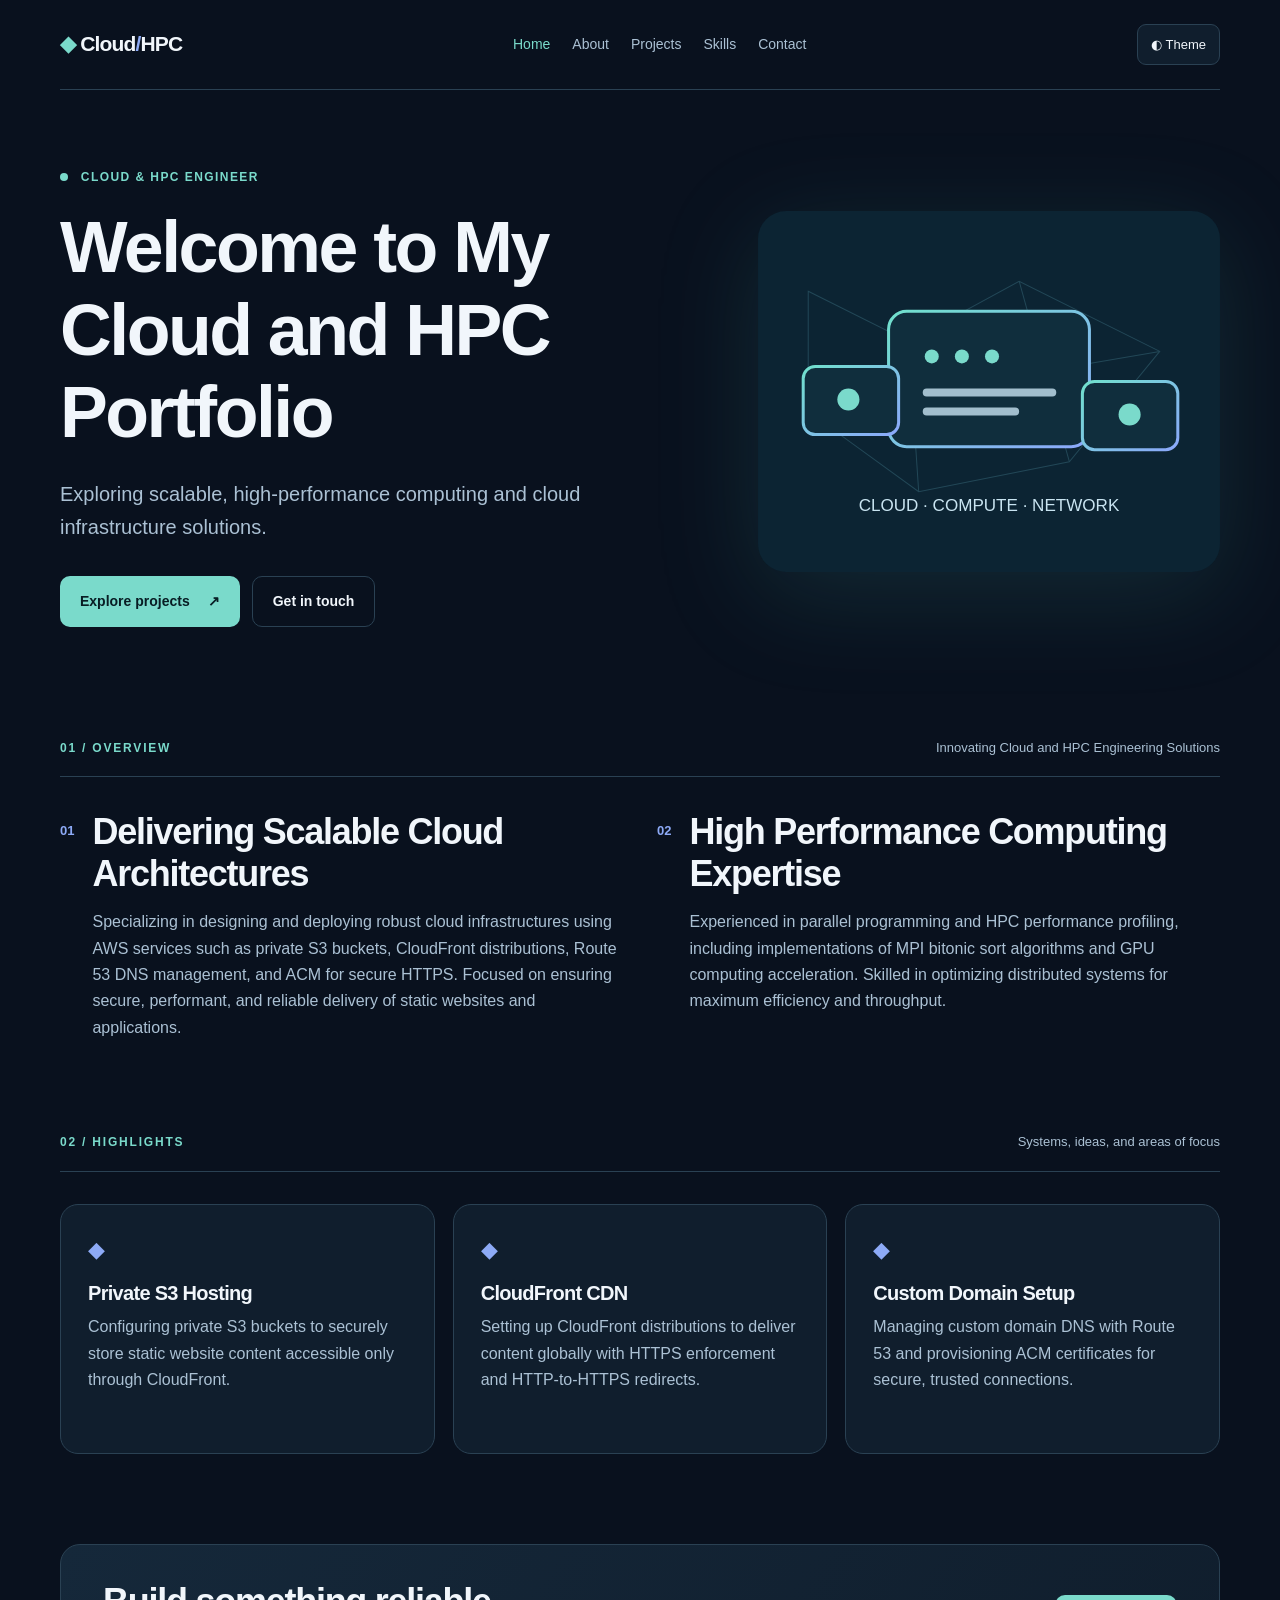
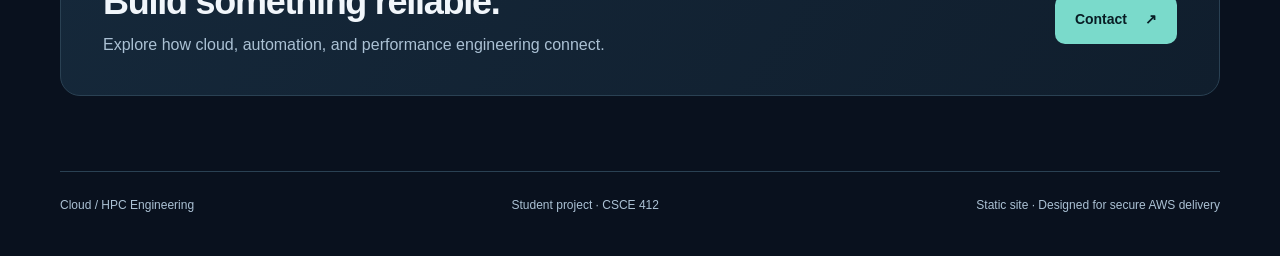
<file: website/index.html>
<!doctype html>
<html lang="en">
<head>
  <meta charset="utf-8">
  <meta name="viewport" content="width=device-width,initial-scale=1">
  <meta name="description" content="Exploring scalable, high-performance computing and cloud infrastructure solutions.">
  <title>Home | Cloud &amp; HPC Engineering</title>
  <link rel="icon" href="assets/favicon.svg" type="image/svg+xml">
  <link rel="stylesheet" href="assets/style.css">
  <script src="assets/site.js" defer></script>
</head>
<body>
  <a class="skip-link" href="#main">Skip to content</a>
  <div class="page-shell">
    <header class="site-header">
      <a class="brand" href="index.html" aria-label="Cloud and HPC Engineering home">
        <span class="brand-mark" aria-hidden="true">◆</span> Cloud<span class="brand-accent">/</span>HPC
      </a>
      <button class="menu-toggle" id="menu-toggle" aria-label="Toggle navigation" aria-expanded="false">Menu ☰</button>
      <nav class="nav" id="main-nav" aria-label="Main navigation"><a href="index.html" aria-current="page">Home</a>
<a href="about.html">About</a>
<a href="projects.html">Projects</a>
<a href="skills.html">Skills</a>
<a href="contact.html">Contact</a></nav>
      <button id="theme-toggle" class="theme-toggle" type="button" aria-label="Switch color theme">◐ Theme</button>
    </header>
    <main id="main">
      <section class="hero">
        <div class="hero-copy">
          <p class="eyebrow"><span class="status-dot"></span> Cloud &amp; HPC Engineer</p>
          <h1>Welcome to My Cloud and HPC Portfolio</h1>
          <p class="lead">Exploring scalable, high-performance computing and cloud infrastructure solutions.</p>
          <div class="hero-actions"><a class="primary-btn" href="projects.html">Explore projects <span aria-hidden="true">↗</span></a><a class="secondary-btn" href="contact.html">Get in touch</a></div>
        </div>
        <img class="hero-art" src="assets/cloud-illustration.svg" alt="Illustrated cloud and distributed compute network" width="460" height="360">
      </section>
      <div class="section-heading"><span>01 / OVERVIEW</span><p>Innovating Cloud and HPC Engineering Solutions</p></div>
      <div class="sections"><section class="content-section"><span class="section-number">01</span><div><h2>Delivering Scalable Cloud Architectures</h2><p>Specializing in designing and deploying robust cloud infrastructures using AWS services such as private S3 buckets, CloudFront distributions, Route 53 DNS management, and ACM for secure HTTPS. Focused on ensuring secure, performant, and reliable delivery of static websites and applications.</p></div></section>
<section class="content-section"><span class="section-number">02</span><div><h2>High Performance Computing Expertise</h2><p>Experienced in parallel programming and HPC performance profiling, including implementations of MPI bitonic sort algorithms and GPU computing acceleration. Skilled in optimizing distributed systems for maximum efficiency and throughput.</p></div></section></div>
      <div class="section-heading"><span>02 / HIGHLIGHTS</span><p>Systems, ideas, and areas of focus</p></div>
      <div class="card-grid"><article class="feature-card"><span class="card-icon" aria-hidden="true">◆</span><h3>Private S3 Hosting</h3><p>Configuring private S3 buckets to securely store static website content accessible only through CloudFront.</p></article>
<article class="feature-card"><span class="card-icon" aria-hidden="true">◆</span><h3>CloudFront CDN</h3><p>Setting up CloudFront distributions to deliver content globally with HTTPS enforcement and HTTP-to-HTTPS redirects.</p></article>
<article class="feature-card"><span class="card-icon" aria-hidden="true">◆</span><h3>Custom Domain Setup</h3><p>Managing custom domain DNS with Route 53 and provisioning ACM certificates for secure, trusted connections.</p></article></div>
      <div class="page-cta"><div><h2>Build something reliable.</h2><p>Explore how cloud, automation, and performance engineering connect.</p></div><a class="primary-btn" href="contact.html">Contact <span aria-hidden="true">↗</span></a></div>
    </main>
    <footer><span>Cloud / HPC Engineering</span><span>Student project · CSCE 412</span><span>Static site · Designed for secure AWS delivery</span></footer>
  </div>
</body>
</html>
</file>
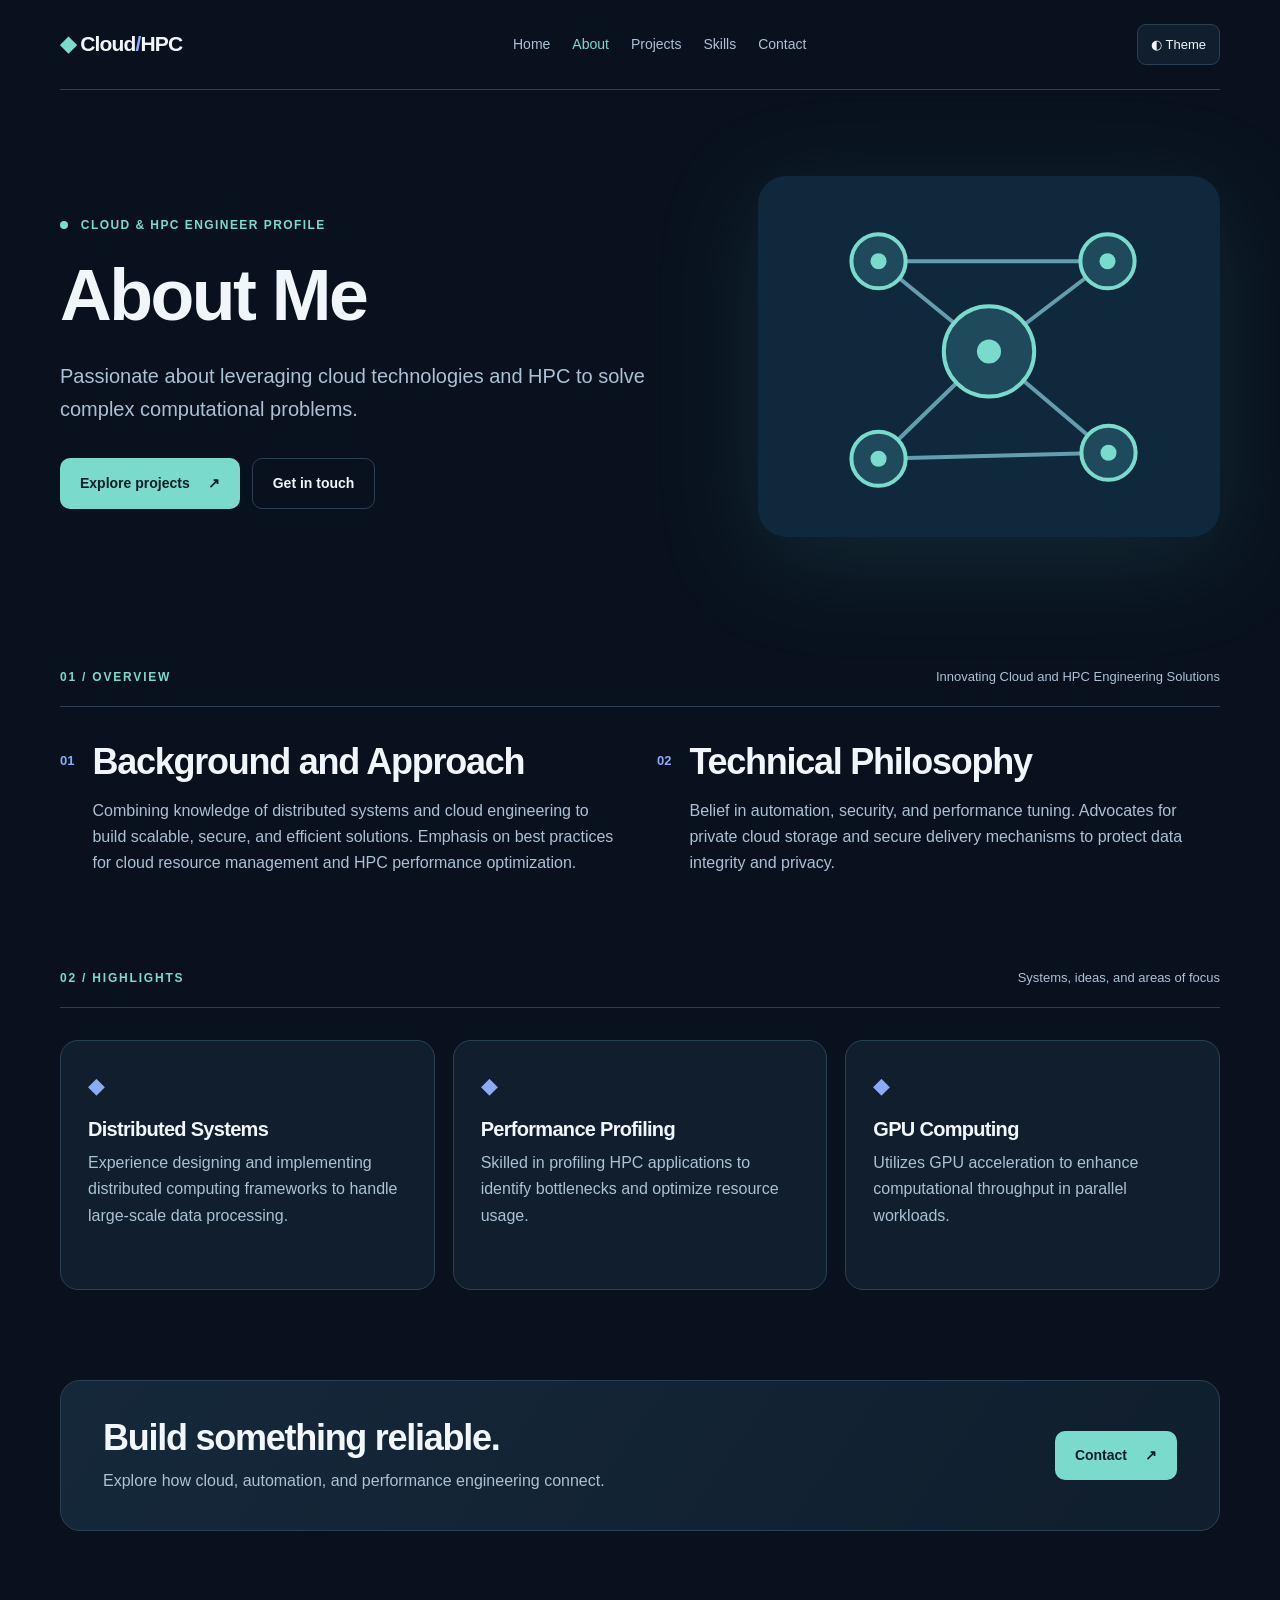
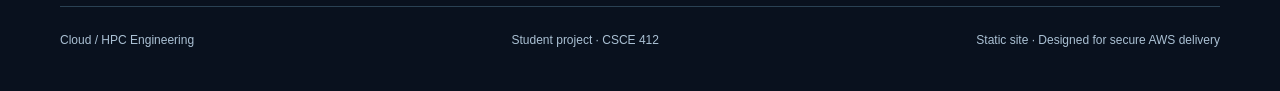
<file: website/about.html>
<!doctype html>
<html lang="en">
<head>
  <meta charset="utf-8">
  <meta name="viewport" content="width=device-width,initial-scale=1">
  <meta name="description" content="Passionate about leveraging cloud technologies and HPC to solve complex computational problems.">
  <title>About | Cloud &amp; HPC Engineering</title>
  <link rel="icon" href="assets/favicon.svg" type="image/svg+xml">
  <link rel="stylesheet" href="assets/style.css">
  <script src="assets/site.js" defer></script>
</head>
<body>
  <a class="skip-link" href="#main">Skip to content</a>
  <div class="page-shell">
    <header class="site-header">
      <a class="brand" href="index.html" aria-label="Cloud and HPC Engineering home">
        <span class="brand-mark" aria-hidden="true">◆</span> Cloud<span class="brand-accent">/</span>HPC
      </a>
      <button class="menu-toggle" id="menu-toggle" aria-label="Toggle navigation" aria-expanded="false">Menu ☰</button>
      <nav class="nav" id="main-nav" aria-label="Main navigation"><a href="index.html">Home</a>
<a href="about.html" aria-current="page">About</a>
<a href="projects.html">Projects</a>
<a href="skills.html">Skills</a>
<a href="contact.html">Contact</a></nav>
      <button id="theme-toggle" class="theme-toggle" type="button" aria-label="Switch color theme">◐ Theme</button>
    </header>
    <main id="main">
      <section class="hero">
        <div class="hero-copy">
          <p class="eyebrow"><span class="status-dot"></span> Cloud &amp; HPC Engineer Profile</p>
          <h1>About Me</h1>
          <p class="lead">Passionate about leveraging cloud technologies and HPC to solve complex computational problems.</p>
          <div class="hero-actions"><a class="primary-btn" href="projects.html">Explore projects <span aria-hidden="true">↗</span></a><a class="secondary-btn" href="contact.html">Get in touch</a></div>
        </div>
        <img class="hero-art" src="assets/network-illustration.svg" alt="Illustrated cloud and distributed compute network" width="460" height="360">
      </section>
      <div class="section-heading"><span>01 / OVERVIEW</span><p>Innovating Cloud and HPC Engineering Solutions</p></div>
      <div class="sections"><section class="content-section"><span class="section-number">01</span><div><h2>Background and Approach</h2><p>Combining knowledge of distributed systems and cloud engineering to build scalable, secure, and efficient solutions. Emphasis on best practices for cloud resource management and HPC performance optimization.</p></div></section>
<section class="content-section"><span class="section-number">02</span><div><h2>Technical Philosophy</h2><p>Belief in automation, security, and performance tuning. Advocates for private cloud storage and secure delivery mechanisms to protect data integrity and privacy.</p></div></section></div>
      <div class="section-heading"><span>02 / HIGHLIGHTS</span><p>Systems, ideas, and areas of focus</p></div>
      <div class="card-grid"><article class="feature-card"><span class="card-icon" aria-hidden="true">◆</span><h3>Distributed Systems</h3><p>Experience designing and implementing distributed computing frameworks to handle large-scale data processing.</p></article>
<article class="feature-card"><span class="card-icon" aria-hidden="true">◆</span><h3>Performance Profiling</h3><p>Skilled in profiling HPC applications to identify bottlenecks and optimize resource usage.</p></article>
<article class="feature-card"><span class="card-icon" aria-hidden="true">◆</span><h3>GPU Computing</h3><p>Utilizes GPU acceleration to enhance computational throughput in parallel workloads.</p></article></div>
      <div class="page-cta"><div><h2>Build something reliable.</h2><p>Explore how cloud, automation, and performance engineering connect.</p></div><a class="primary-btn" href="contact.html">Contact <span aria-hidden="true">↗</span></a></div>
    </main>
    <footer><span>Cloud / HPC Engineering</span><span>Student project · CSCE 412</span><span>Static site · Designed for secure AWS delivery</span></footer>
  </div>
</body>
</html>
</file>
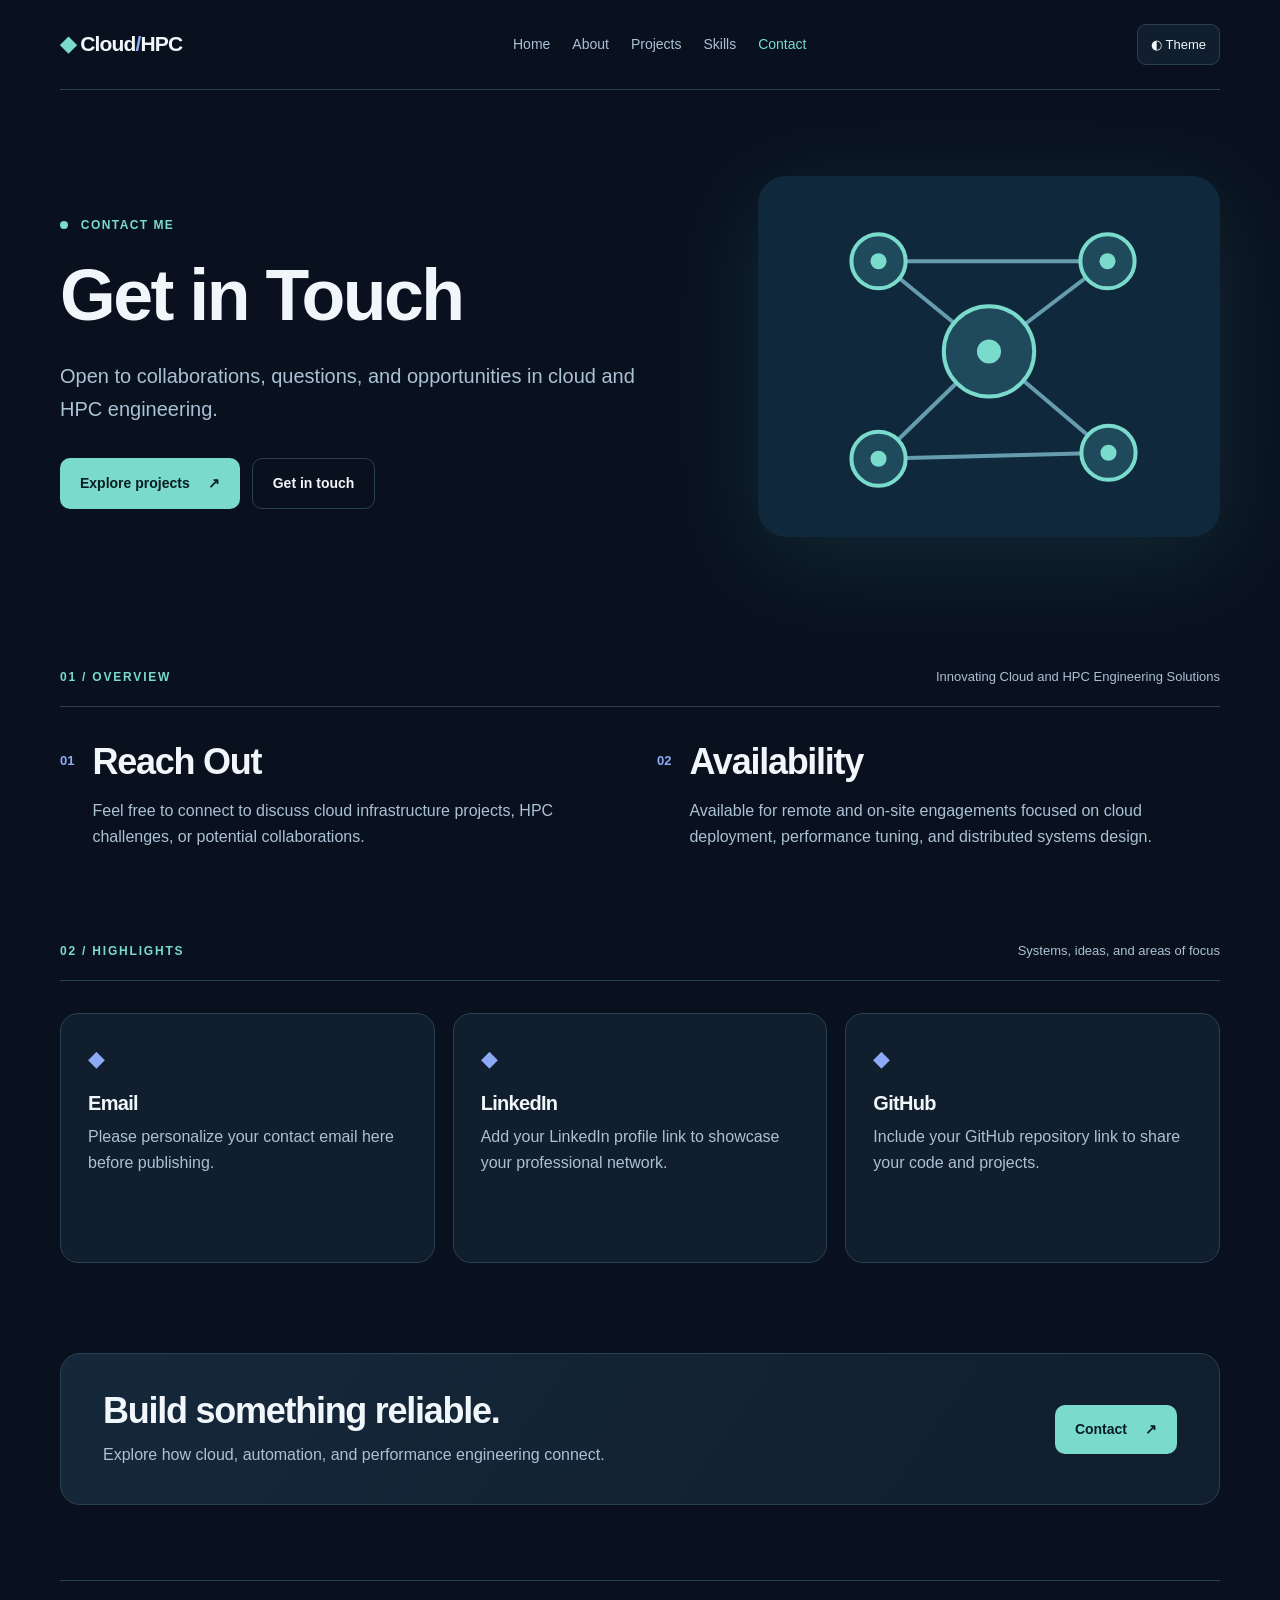
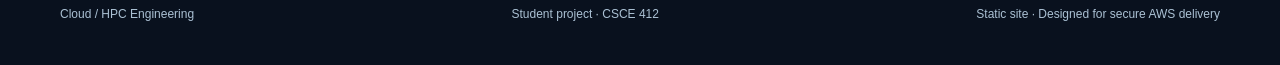
<file: website/contact.html>
<!doctype html>
<html lang="en">
<head>
  <meta charset="utf-8">
  <meta name="viewport" content="width=device-width,initial-scale=1">
  <meta name="description" content="Open to collaborations, questions, and opportunities in cloud and HPC engineering.">
  <title>Contact | Cloud &amp; HPC Engineering</title>
  <link rel="icon" href="assets/favicon.svg" type="image/svg+xml">
  <link rel="stylesheet" href="assets/style.css">
  <script src="assets/site.js" defer></script>
</head>
<body>
  <a class="skip-link" href="#main">Skip to content</a>
  <div class="page-shell">
    <header class="site-header">
      <a class="brand" href="index.html" aria-label="Cloud and HPC Engineering home">
        <span class="brand-mark" aria-hidden="true">◆</span> Cloud<span class="brand-accent">/</span>HPC
      </a>
      <button class="menu-toggle" id="menu-toggle" aria-label="Toggle navigation" aria-expanded="false">Menu ☰</button>
      <nav class="nav" id="main-nav" aria-label="Main navigation"><a href="index.html">Home</a>
<a href="about.html">About</a>
<a href="projects.html">Projects</a>
<a href="skills.html">Skills</a>
<a href="contact.html" aria-current="page">Contact</a></nav>
      <button id="theme-toggle" class="theme-toggle" type="button" aria-label="Switch color theme">◐ Theme</button>
    </header>
    <main id="main">
      <section class="hero">
        <div class="hero-copy">
          <p class="eyebrow"><span class="status-dot"></span> Contact Me</p>
          <h1>Get in Touch</h1>
          <p class="lead">Open to collaborations, questions, and opportunities in cloud and HPC engineering.</p>
          <div class="hero-actions"><a class="primary-btn" href="projects.html">Explore projects <span aria-hidden="true">↗</span></a><a class="secondary-btn" href="contact.html">Get in touch</a></div>
        </div>
        <img class="hero-art" src="assets/network-illustration.svg" alt="Illustrated cloud and distributed compute network" width="460" height="360">
      </section>
      <div class="section-heading"><span>01 / OVERVIEW</span><p>Innovating Cloud and HPC Engineering Solutions</p></div>
      <div class="sections"><section class="content-section"><span class="section-number">01</span><div><h2>Reach Out</h2><p>Feel free to connect to discuss cloud infrastructure projects, HPC challenges, or potential collaborations.</p></div></section>
<section class="content-section"><span class="section-number">02</span><div><h2>Availability</h2><p>Available for remote and on-site engagements focused on cloud deployment, performance tuning, and distributed systems design.</p></div></section></div>
      <div class="section-heading"><span>02 / HIGHLIGHTS</span><p>Systems, ideas, and areas of focus</p></div>
      <div class="card-grid"><article class="feature-card"><span class="card-icon" aria-hidden="true">◆</span><h3>Email</h3><p>Please personalize your contact email here before publishing.</p></article>
<article class="feature-card"><span class="card-icon" aria-hidden="true">◆</span><h3>LinkedIn</h3><p>Add your LinkedIn profile link to showcase your professional network.</p></article>
<article class="feature-card"><span class="card-icon" aria-hidden="true">◆</span><h3>GitHub</h3><p>Include your GitHub repository link to share your code and projects.</p></article></div>
      <div class="page-cta"><div><h2>Build something reliable.</h2><p>Explore how cloud, automation, and performance engineering connect.</p></div><a class="primary-btn" href="contact.html">Contact <span aria-hidden="true">↗</span></a></div>
    </main>
    <footer><span>Cloud / HPC Engineering</span><span>Student project · CSCE 412</span><span>Static site · Designed for secure AWS delivery</span></footer>
  </div>
</body>
</html>
</file>
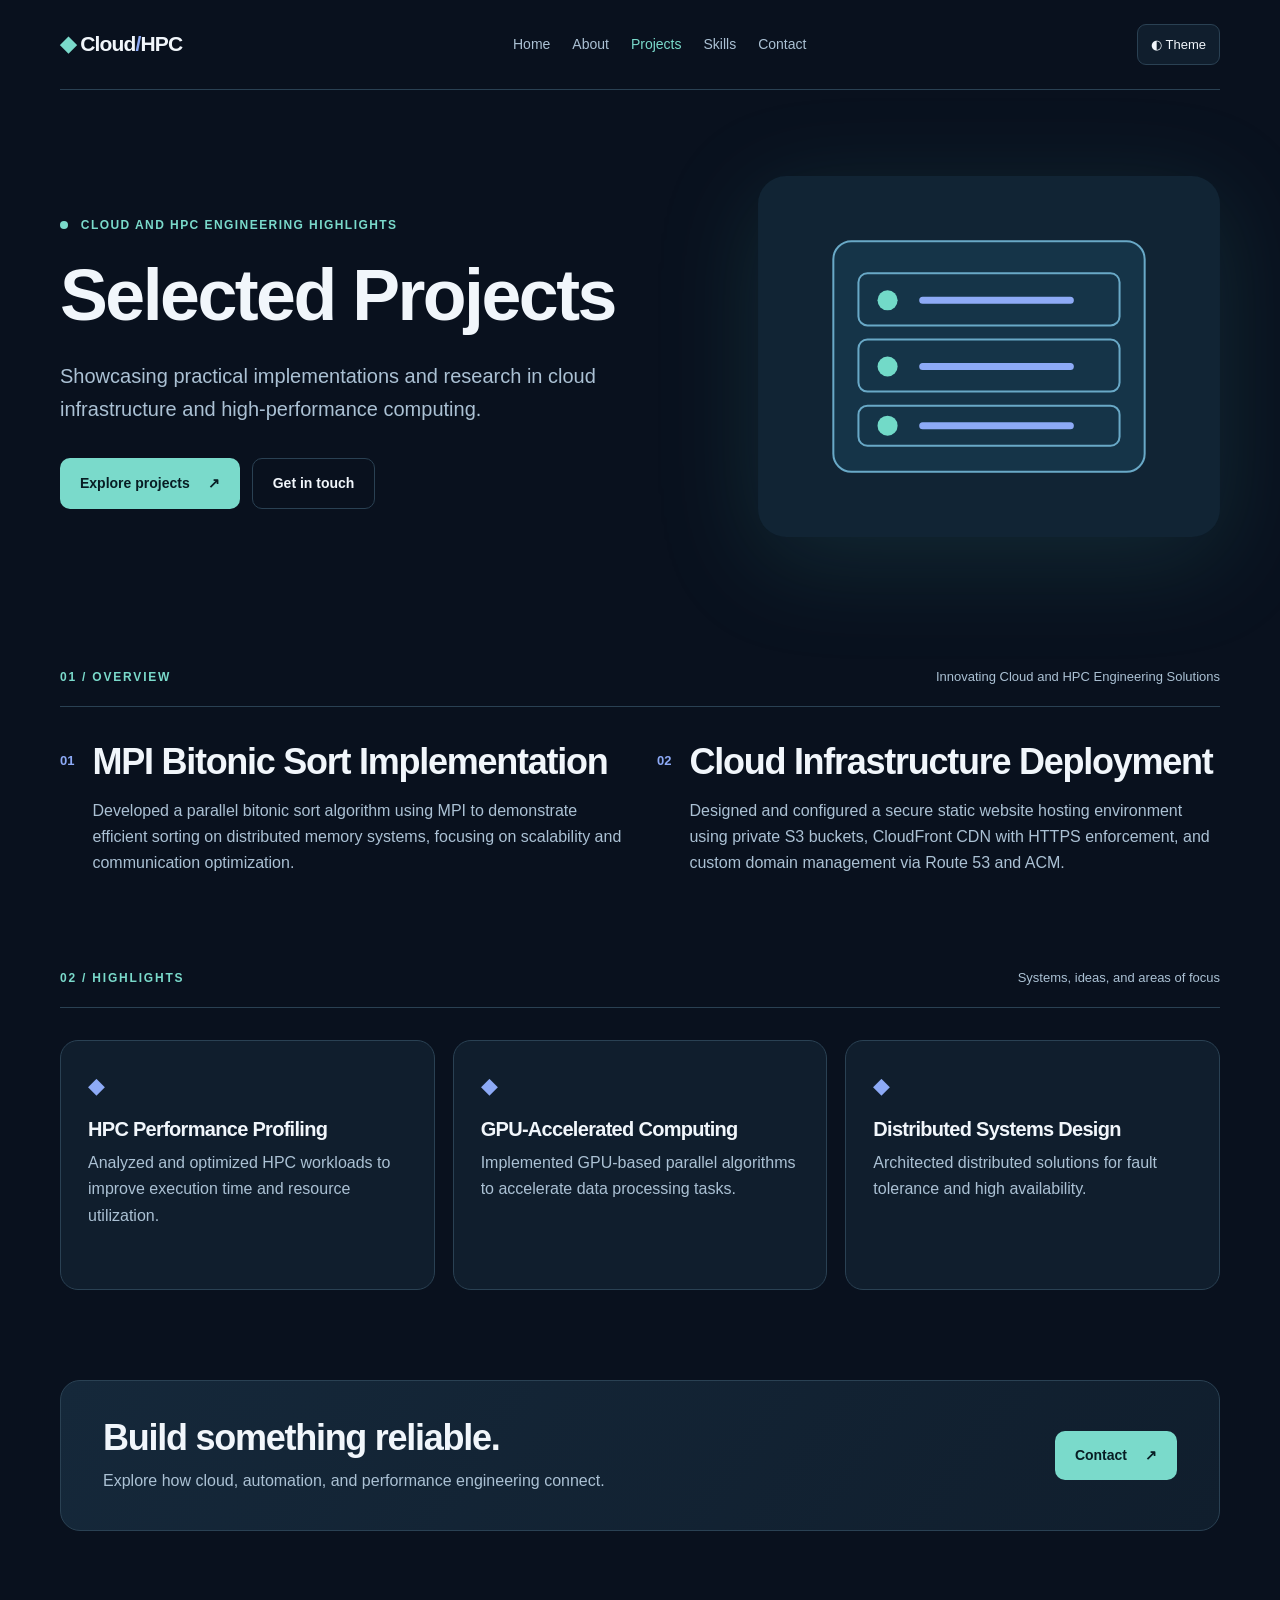
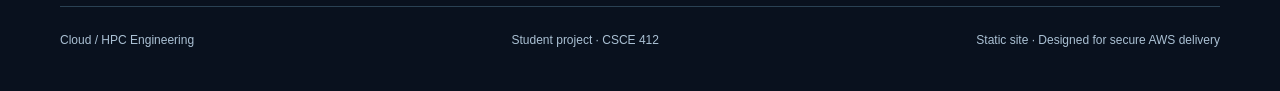
<file: website/projects.html>
<!doctype html>
<html lang="en">
<head>
  <meta charset="utf-8">
  <meta name="viewport" content="width=device-width,initial-scale=1">
  <meta name="description" content="Showcasing practical implementations and research in cloud infrastructure and high-performance computing.">
  <title>Projects | Cloud &amp; HPC Engineering</title>
  <link rel="icon" href="assets/favicon.svg" type="image/svg+xml">
  <link rel="stylesheet" href="assets/style.css">
  <script src="assets/site.js" defer></script>
</head>
<body>
  <a class="skip-link" href="#main">Skip to content</a>
  <div class="page-shell">
    <header class="site-header">
      <a class="brand" href="index.html" aria-label="Cloud and HPC Engineering home">
        <span class="brand-mark" aria-hidden="true">◆</span> Cloud<span class="brand-accent">/</span>HPC
      </a>
      <button class="menu-toggle" id="menu-toggle" aria-label="Toggle navigation" aria-expanded="false">Menu ☰</button>
      <nav class="nav" id="main-nav" aria-label="Main navigation"><a href="index.html">Home</a>
<a href="about.html">About</a>
<a href="projects.html" aria-current="page">Projects</a>
<a href="skills.html">Skills</a>
<a href="contact.html">Contact</a></nav>
      <button id="theme-toggle" class="theme-toggle" type="button" aria-label="Switch color theme">◐ Theme</button>
    </header>
    <main id="main">
      <section class="hero">
        <div class="hero-copy">
          <p class="eyebrow"><span class="status-dot"></span> Cloud and HPC Engineering Highlights</p>
          <h1>Selected Projects</h1>
          <p class="lead">Showcasing practical implementations and research in cloud infrastructure and high-performance computing.</p>
          <div class="hero-actions"><a class="primary-btn" href="projects.html">Explore projects <span aria-hidden="true">↗</span></a><a class="secondary-btn" href="contact.html">Get in touch</a></div>
        </div>
        <img class="hero-art" src="assets/compute-illustration.svg" alt="Illustrated cloud and distributed compute network" width="460" height="360">
      </section>
      <div class="section-heading"><span>01 / OVERVIEW</span><p>Innovating Cloud and HPC Engineering Solutions</p></div>
      <div class="sections"><section class="content-section"><span class="section-number">01</span><div><h2>MPI Bitonic Sort Implementation</h2><p>Developed a parallel bitonic sort algorithm using MPI to demonstrate efficient sorting on distributed memory systems, focusing on scalability and communication optimization.</p></div></section>
<section class="content-section"><span class="section-number">02</span><div><h2>Cloud Infrastructure Deployment</h2><p>Designed and configured a secure static website hosting environment using private S3 buckets, CloudFront CDN with HTTPS enforcement, and custom domain management via Route 53 and ACM.</p></div></section></div>
      <div class="section-heading"><span>02 / HIGHLIGHTS</span><p>Systems, ideas, and areas of focus</p></div>
      <div class="card-grid"><article class="feature-card"><span class="card-icon" aria-hidden="true">◆</span><h3>HPC Performance Profiling</h3><p>Analyzed and optimized HPC workloads to improve execution time and resource utilization.</p></article>
<article class="feature-card"><span class="card-icon" aria-hidden="true">◆</span><h3>GPU-Accelerated Computing</h3><p>Implemented GPU-based parallel algorithms to accelerate data processing tasks.</p></article>
<article class="feature-card"><span class="card-icon" aria-hidden="true">◆</span><h3>Distributed Systems Design</h3><p>Architected distributed solutions for fault tolerance and high availability.</p></article></div>
      <div class="page-cta"><div><h2>Build something reliable.</h2><p>Explore how cloud, automation, and performance engineering connect.</p></div><a class="primary-btn" href="contact.html">Contact <span aria-hidden="true">↗</span></a></div>
    </main>
    <footer><span>Cloud / HPC Engineering</span><span>Student project · CSCE 412</span><span>Static site · Designed for secure AWS delivery</span></footer>
  </div>
</body>
</html>
</file>
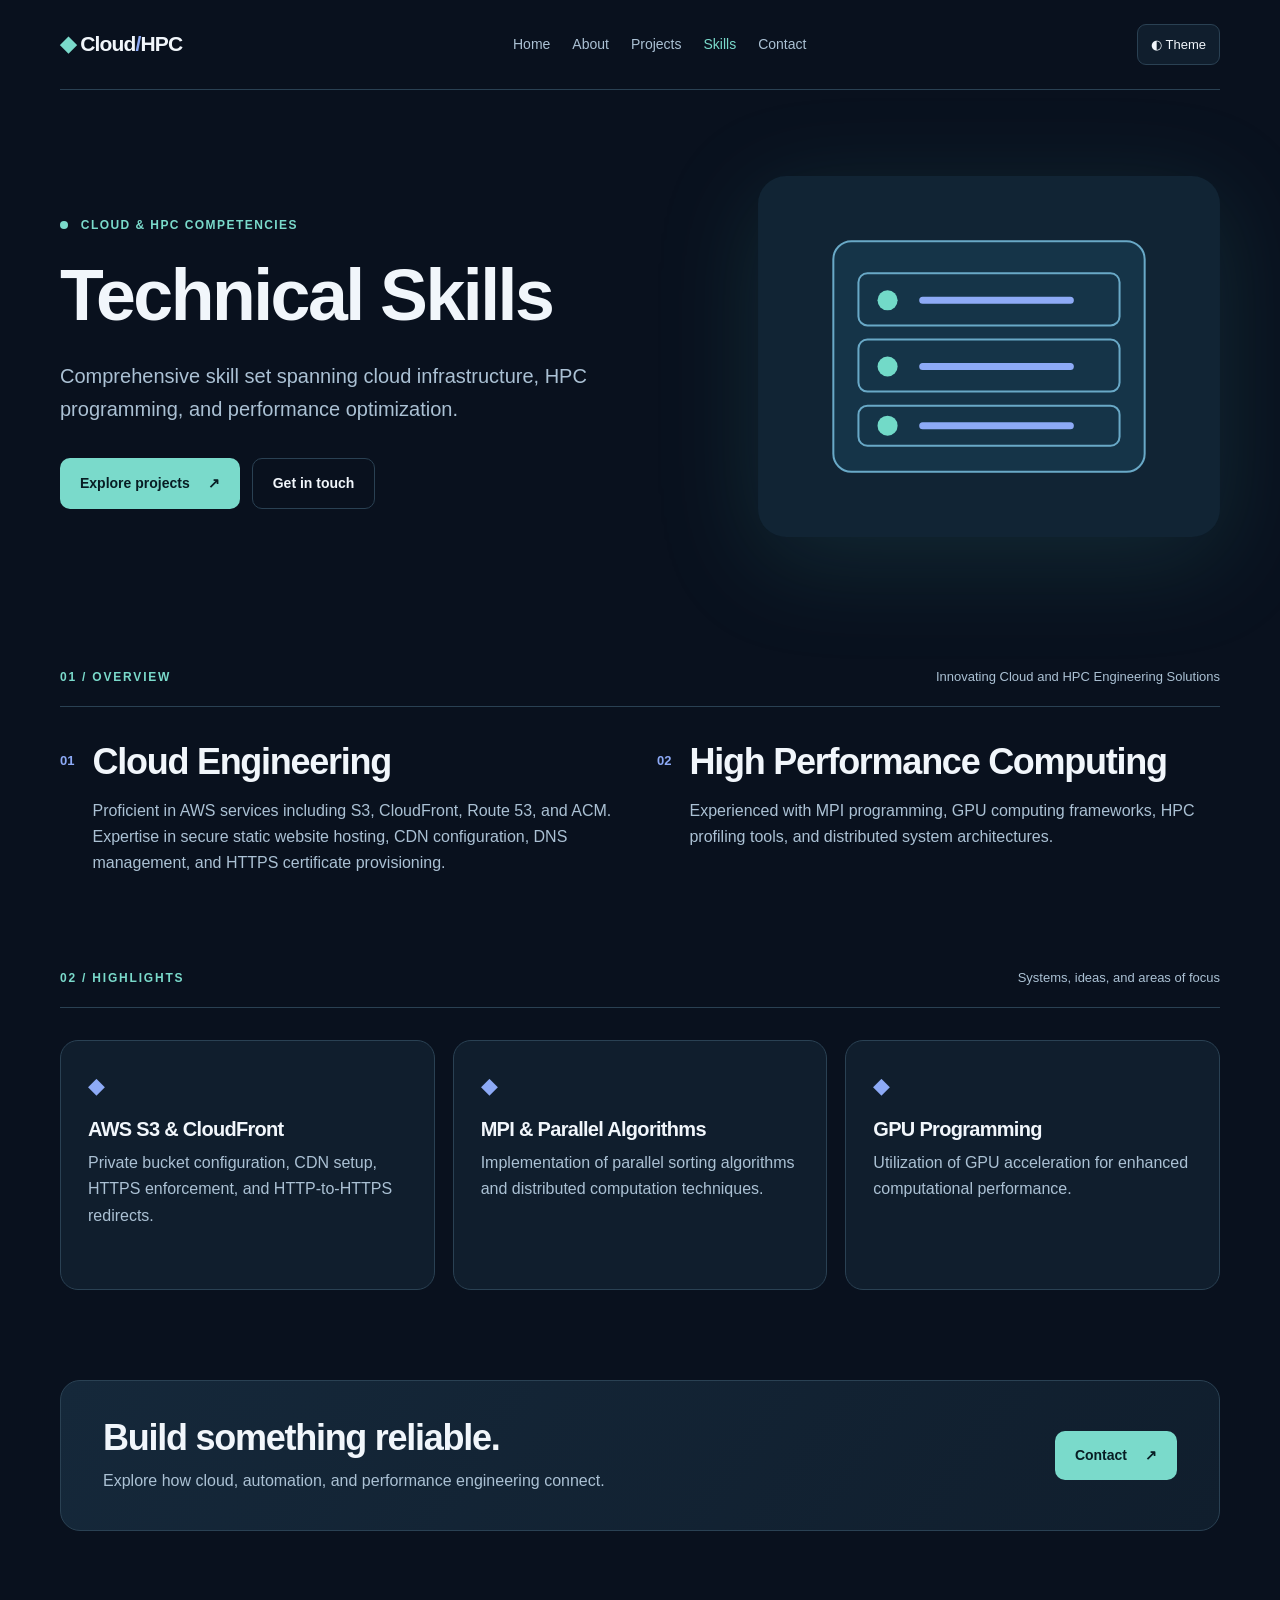
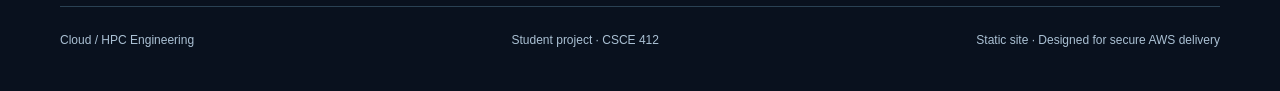
<file: website/skills.html>
<!doctype html>
<html lang="en">
<head>
  <meta charset="utf-8">
  <meta name="viewport" content="width=device-width,initial-scale=1">
  <meta name="description" content="Comprehensive skill set spanning cloud infrastructure, HPC programming, and performance optimization.">
  <title>Skills | Cloud &amp; HPC Engineering</title>
  <link rel="icon" href="assets/favicon.svg" type="image/svg+xml">
  <link rel="stylesheet" href="assets/style.css">
  <script src="assets/site.js" defer></script>
</head>
<body>
  <a class="skip-link" href="#main">Skip to content</a>
  <div class="page-shell">
    <header class="site-header">
      <a class="brand" href="index.html" aria-label="Cloud and HPC Engineering home">
        <span class="brand-mark" aria-hidden="true">◆</span> Cloud<span class="brand-accent">/</span>HPC
      </a>
      <button class="menu-toggle" id="menu-toggle" aria-label="Toggle navigation" aria-expanded="false">Menu ☰</button>
      <nav class="nav" id="main-nav" aria-label="Main navigation"><a href="index.html">Home</a>
<a href="about.html">About</a>
<a href="projects.html">Projects</a>
<a href="skills.html" aria-current="page">Skills</a>
<a href="contact.html">Contact</a></nav>
      <button id="theme-toggle" class="theme-toggle" type="button" aria-label="Switch color theme">◐ Theme</button>
    </header>
    <main id="main">
      <section class="hero">
        <div class="hero-copy">
          <p class="eyebrow"><span class="status-dot"></span> Cloud &amp; HPC Competencies</p>
          <h1>Technical Skills</h1>
          <p class="lead">Comprehensive skill set spanning cloud infrastructure, HPC programming, and performance optimization.</p>
          <div class="hero-actions"><a class="primary-btn" href="projects.html">Explore projects <span aria-hidden="true">↗</span></a><a class="secondary-btn" href="contact.html">Get in touch</a></div>
        </div>
        <img class="hero-art" src="assets/compute-illustration.svg" alt="Illustrated cloud and distributed compute network" width="460" height="360">
      </section>
      <div class="section-heading"><span>01 / OVERVIEW</span><p>Innovating Cloud and HPC Engineering Solutions</p></div>
      <div class="sections"><section class="content-section"><span class="section-number">01</span><div><h2>Cloud Engineering</h2><p>Proficient in AWS services including S3, CloudFront, Route 53, and ACM. Expertise in secure static website hosting, CDN configuration, DNS management, and HTTPS certificate provisioning.</p></div></section>
<section class="content-section"><span class="section-number">02</span><div><h2>High Performance Computing</h2><p>Experienced with MPI programming, GPU computing frameworks, HPC profiling tools, and distributed system architectures.</p></div></section></div>
      <div class="section-heading"><span>02 / HIGHLIGHTS</span><p>Systems, ideas, and areas of focus</p></div>
      <div class="card-grid"><article class="feature-card"><span class="card-icon" aria-hidden="true">◆</span><h3>AWS S3 &amp; CloudFront</h3><p>Private bucket configuration, CDN setup, HTTPS enforcement, and HTTP-to-HTTPS redirects.</p></article>
<article class="feature-card"><span class="card-icon" aria-hidden="true">◆</span><h3>MPI &amp; Parallel Algorithms</h3><p>Implementation of parallel sorting algorithms and distributed computation techniques.</p></article>
<article class="feature-card"><span class="card-icon" aria-hidden="true">◆</span><h3>GPU Programming</h3><p>Utilization of GPU acceleration for enhanced computational performance.</p></article></div>
      <div class="page-cta"><div><h2>Build something reliable.</h2><p>Explore how cloud, automation, and performance engineering connect.</p></div><a class="primary-btn" href="contact.html">Contact <span aria-hidden="true">↗</span></a></div>
    </main>
    <footer><span>Cloud / HPC Engineering</span><span>Student project · CSCE 412</span><span>Static site · Designed for secure AWS delivery</span></footer>
  </div>
</body>
</html>
</file>
<file: website/assets/style.css>
:root { color-scheme: dark; --bg:#09111e; --surface:#101e2d; --surface2:#15283a; --ink:#f1f6fb; --muted:#abc1d4; --border:#2a4153; --accent:#7adacb; --accent2:#8daaf6; }
:root[data-theme="light"] { color-scheme: light; --bg:#f5f8fb; --surface:#ffffff; --surface2:#eef4f8; --ink:#192c3b; --muted:#4c6275; --border:#d5e1ea; --accent:#007d75; --accent2:#315ab1; }
* {box-sizing:border-box} html {scroll-behavior:smooth} body {margin:0;background:var(--bg);color:var(--ink);font-family:'Segoe UI',Arial,sans-serif;line-height:1.65}
a {color:inherit;text-decoration:none} a:focus-visible,button:focus-visible {outline:3px solid var(--accent);outline-offset:4px}
.page-shell {max-width:1240px;margin:auto;padding:0 40px}.site-header {display:flex;gap:24px;align-items:center;justify-content:space-between;padding:24px 0;border-bottom:1px solid var(--border)}
.brand {font-family:'Segoe UI',Arial,sans-serif;font-weight:700;font-size:21px;letter-spacing:-.04em;white-space:nowrap}.brand-mark {color:var(--accent)}.brand-accent {color:var(--accent2)}
.nav {display:flex;align-items:center;gap:22px}.nav a {font-size:14px;color:var(--muted);transition:color .2s}.nav a:hover,.nav a[aria-current] {color:var(--accent)}
.theme-toggle,.menu-toggle {background:var(--surface);border:1px solid var(--border);border-radius:9px;color:var(--ink);cursor:pointer;padding:9px 13px;font:inherit;font-size:13px}.menu-toggle {display:none}
.skip-link {position:absolute;left:-999px;top:0;padding:10px;background:var(--accent);color:#071421}.skip-link:focus {left:12px;top:12px;z-index:5}
.hero {min-height:540px;display:grid;grid-template-columns:1.18fr .82fr;align-items:center;gap:34px;padding:66px 0 74px}.hero-copy {max-width:650px}.eyebrow {font-size:12px;color:var(--accent);font-weight:700;letter-spacing:.12em;text-transform:uppercase}.status-dot {display:inline-block;width:8px;height:8px;background:var(--accent);border-radius:50%;margin-right:8px}
h1,h2,h3 {font-family:'Segoe UI',Arial,sans-serif;line-height:1.15;letter-spacing:-.035em}h1 {font-size:clamp(42px,5.6vw,76px);margin:18px 0 24px}h2 {font-size:clamp(25px,3vw,36px)}h3 {font-size:20px;margin:14px 0 9px}.lead {color:var(--muted);font-size:clamp(17px,1.75vw,20px);max-width:600px}.hero-art {width:100%;height:auto;filter:drop-shadow(0 22px 50px #43b8b525)}
.hero-actions {display:flex;gap:12px;flex-wrap:wrap;margin-top:32px}.primary-btn,.secondary-btn {border-radius:10px;padding:13px 20px;font-weight:700;font-size:14px;display:inline-flex;align-items:center;gap:18px}.primary-btn {background:var(--accent);color:#081d24}.secondary-btn {border:1px solid var(--border);color:var(--ink)}.primary-btn:hover {filter:brightness(1.08)}.secondary-btn:hover {background:var(--surface2)}
.section-heading {display:flex;justify-content:space-between;align-items:baseline;gap:20px;padding:18px 0;border-bottom:1px solid var(--border);margin:18px 0}.section-heading span {font-size:12px;font-weight:700;letter-spacing:.15em;color:var(--accent)}.section-heading p {margin:0;color:var(--muted);font-size:13px}
.sections {display:grid;grid-template-columns:1fr 1fr;gap:34px;margin:34px 0 72px}.content-section {display:flex;align-items:flex-start;gap:18px}.section-number {font-size:13px;font-weight:700;color:var(--accent2);padding-top:9px}.content-section h2 {margin:0 0 15px}.content-section p,.feature-card p {color:var(--muted);margin:0}
.card-grid {display:grid;grid-template-columns:repeat(3,1fr);gap:18px;margin:32px 0 90px}.feature-card {background:var(--surface);border:1px solid var(--border);border-radius:18px;padding:27px;min-height:250px;transition:transform .2s,border-color .2s}.feature-card:hover {transform:translateY(-4px);border-color:var(--accent)}.card-icon {font-size:22px;color:var(--accent2)}
.page-cta {background:linear-gradient(125deg,var(--surface2),var(--surface));border:1px solid var(--border);border-radius:20px;padding:36px 42px;display:flex;justify-content:space-between;align-items:center;gap:24px;margin-bottom:75px}.page-cta h2 {margin:0 0 10px}.page-cta p {margin:0;color:var(--muted)}.page-cta .primary-btn {white-space:nowrap}
footer {border-top:1px solid var(--border);padding:24px 0 40px;display:flex;justify-content:space-between;flex-wrap:wrap;gap:12px;color:var(--muted);font-size:12px}.error-page {min-height:67vh;padding:130px 0;max-width:740px}.error-page h1 {font-size:clamp(42px,6vw,78px)}.error-page .primary-btn {margin-top:20px}
@media(max-width:900px) {.page-shell {padding:0 24px}.hero {grid-template-columns:1fr;padding:55px 0}.hero-art {max-width:520px;margin:auto}.card-grid {grid-template-columns:repeat(2,1fr)}.sections {grid-template-columns:1fr}.site-header {gap:13px}.nav {gap:12px}.nav a {font-size:12px}}
@media(max-width:650px) {.page-shell {padding:0 18px}.site-header {flex-wrap:wrap}.menu-toggle {display:block;margin-left:auto}.nav {display:none;order:4;flex-basis:100%;flex-direction:column;align-items:stretch;background:var(--surface);padding:16px;border:1px solid var(--border);border-radius:12px}.nav.is-open {display:flex}.nav a {font-size:15px;padding:5px}.theme-toggle {padding:9px}.hero {padding:44px 0}.card-grid {grid-template-columns:1fr;margin-bottom:46px}.page-cta {padding:25px;flex-direction:column;align-items:flex-start}.section-heading {flex-direction:column;gap:0}.sections {margin-bottom:46px}footer {flex-direction:column}h1 {font-size:44px}}
</file>
